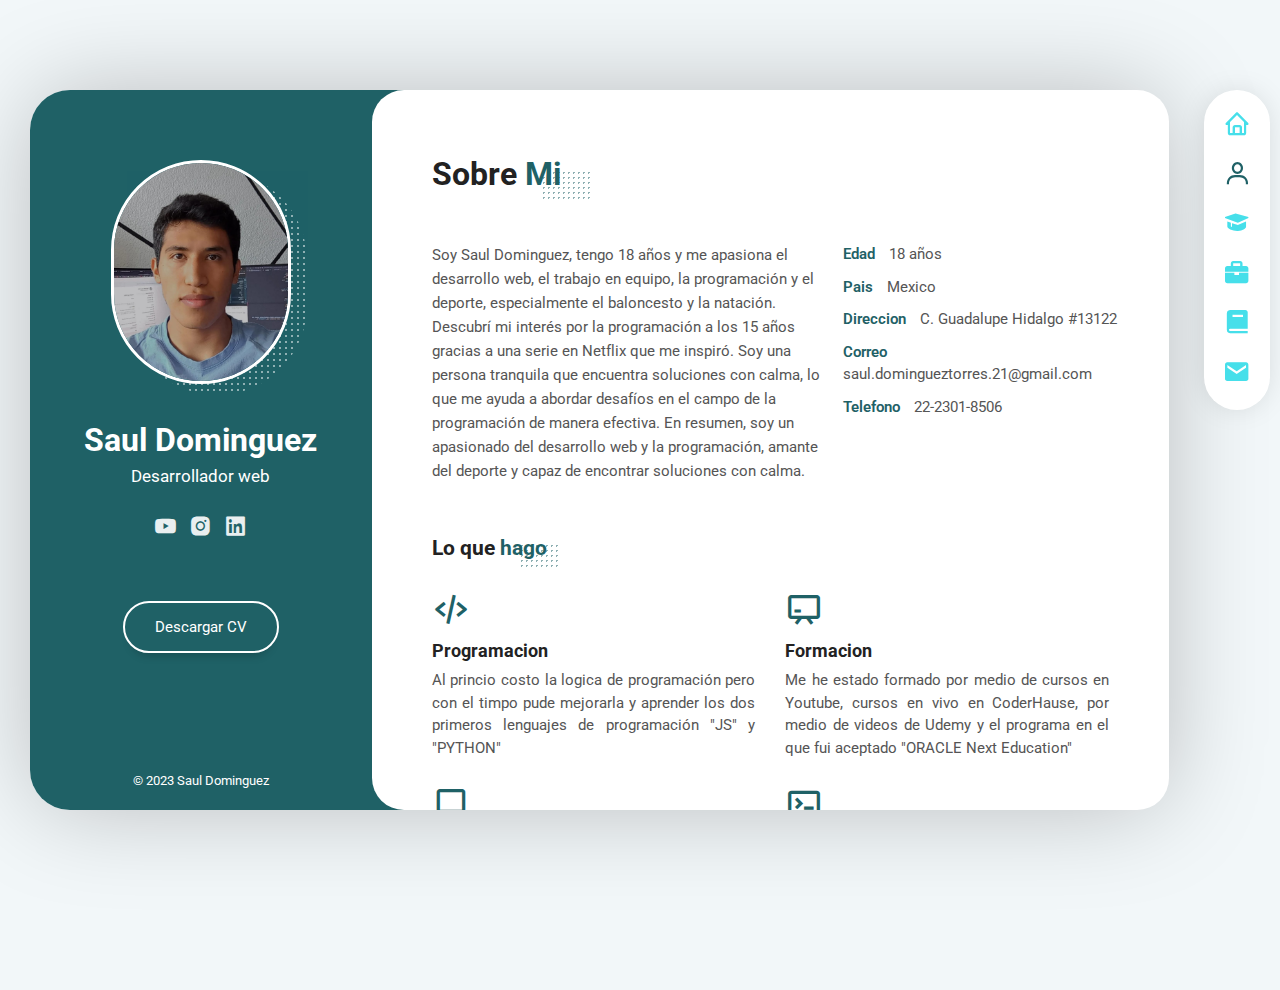
<file: Portafolio Avanzado/about.html>
<!DOCTYPE html>
<html lang="es">
<head>
    <meta charset="UTF-8">
    <meta name="viewport" content="width=device-width, initial-scale=1.0" maximun-scale="1">
    <title>Sobre mi</title>
    <link rel="stylesheet" href="assets/css/reset.css">
    <link href="https://fonts.googleapis.com/css2?family=Roboto:ital,wght@0,100;0,300;0,400;0,500;0,700;0,900;1,100;1,300;1,400;1,500;1,700;1,900&display=swap" rel="stylesheet">  
    <link rel="stylesheet" href="https://unpkg.com/boxicons@latest/css/boxicons.min.css">
    <link rel="stylesheet" href="assets/css/style.css"> 
    <link rel="stylesheet" href="assets/css/responsive.css">
    <script src="assets/js/menu.js" defer></script>
</head>
<body>

    <!-- Layout Principal -->
    <div class="layout">

        <!-- Barra lateral -->
        <aside class="layout__aside">

            <section class="aside__user-info">

                <!-- Informacion general -->
                <div class="user-info__general">
                    <div class="user-info__container-img">
                        <img src="assets/img/foto_perfil.jpg" alt="foto de perfil" class="user-info__img">
                    </div>

                    <h2 class="user-info__name">Saul Dominguez</h2>
                    <h4 class="user-info__job">Desarrollador web</h4>
                </div>

                <!-- Menu de navegacion -->
                <nav class="layout__menu">
                    <ul class="menu__list">

                        <li class="menu__option">
                            <a href="index.html" class="menu__link">
                                <i class='bx bx-home menu__icon'></i>
                                <span class="menu__overlay">Home</span>
                            </a>
                        </li>

                        <li class="menu__option">
                            <a href="about.html" class="menu__link menu__link--active">
                                <i class='bx bx-user menu__icon'></i>
                                <span class="menu__overlay">Sobre mi</span>
                            </a>
                        </li>

                        <li class="menu__option">
                            <a href="estudios.html" class="menu__link">
                                <i class='bx bxs-graduation menu__icon' ></i>
                                <span class="menu__overlay">Curriculum</span>
                            </a>
                        </li>

                        <li class="menu__option">
                            <a href="portafolio.html" class="menu__link">
                                <i class='bx bxs-briefcase menu__icon'></i>
                                <span class="menu__overlay">Portafolio</span>
                            </a>
                        </li>

                        <li class="menu__option">
                            <a href="blog.html" class="menu__link">
                                <i class='bx bxs-book menu__icon'></i>
                                <span class="menu__overlay">Blog</span>
                            </a>
                        </li>

                        <li class="menu__option">
                            <a href="contacto.html" class="menu__link">
                                <i class='bx bxs-envelope menu__icon' ></i>
                                <span class="menu__overlay">Contacto</span>
                            </a>
                        </li>

                    </ul>
                </nav>

                <!-- Links a redes sociales -->
                <div class="user-info__links">

                    <ul class="links__social">
                        
                        <li class="social__option">
                            <a href="#" class="social__link">
                                <i class='social__icon bx bxl-youtube' ></i>
                            </a>
                        </li>

                        <li class="social__option">
                            <a href="#" class="social__link">
                                <i class='social__icon bx bxl-instagram-alt' ></i>
                            </a>
                        </li>

                        <li class="social__option">
                            <a href="https://www.linkedin.com/in/saul-dominguez-desarrollo-web/" class="social__link">
                                <i class='bx bxl-linkedin-square social__icon' ></i>
                            </a>
                        </li>

                    </ul>

                </div>

                <!-- Boton de CV -->
                <div class="user-info__buttons">
                    <a href="#" class="user-info__btn">Descargar CV</a>
                </div>

                <!-- Pie de pagina  -->
                <footer class="user-info__footer">
                    &copy; 2023 Saul Dominguez
                </footer>
            </section>

        </aside>

        <div class="layout__menu-toggle">
            <i class='bx bx-menu menu-toggle__icon' ></i>
            <i class='bx bx-menu-alt-right menu-toggle__icon'></i>
        </div>

        <!-- Contenido principal -->
        <main class="layout__content">

            <section class="content__pages content__about">
                <!-- Cambia contenido cada pagina -->

                <header class="about__header">
                    <h1 class="about__title">Sobre <span class="title__color">Mi</span></h1>
                </header>

                <section class="about__personal-info">

                    <article class="personal-info__bio">
                        <p class="personal-info__description">
                            Soy Saul Dominguez, tengo 18 años y me apasiona el desarrollo web, el trabajo en equipo, la programación y el deporte, especialmente el baloncesto y la natación. Descubrí mi interés por la programación a los 15 años gracias a una serie en Netflix que me inspiró. Soy una persona tranquila que encuentra soluciones con calma, lo que me ayuda a abordar desafíos en el campo de la programación de manera efectiva. En resumen, soy un apasionado del desarrollo web y la programación, amante del deporte y capaz de encontrar soluciones con calma.
                        </p>
                    </article>

                    <div class="personal-info__data">
                        <ul class="personal-info__list">
                            <li class="personal-info__option">
                                <span class="personal-info__title">Edad</span>
                                <span class="personal-value">18 años</span>
                            </li>

                            <li class="personal-info__option">
                                <span class="personal-info__title">Pais</span>
                                <span class="personal-value">Mexico</span>
                            </li>

                            <li class="personal-info__option">
                                <span class="personal-info__title">Direccion</span>
                                <span class="personal-value">C. Guadalupe Hidalgo #13122</span>
                            </li>

                            <li class="personal-info__option">
                                <span class="personal-info__title">Correo</span>
                                <span class="personal-value">saul.domingueztorres.21@gmail.com</span>
                            </li>

                            <li class="personal-info__option">
                                <span class="personal-info__title">Telefono</span>
                                <span class="personal-value">22-2301-8506</span>
                            </li>
                        </ul>
                    </div>

                </section>

                <section class="about__services">
                    <header class="services__header">
                        <h2 class="services__title">
                            Lo que <span class="title__color">hago</span>
                        </h2>
                    </header>

                    <div class="services__container">

                        <article class="services__service">
                            <div class="service__icon">
                                <i class='service__real-icon bx bx-code-alt'></i>
                            </div>

                            <div class="service__content">
                                <h4 class="service__title">Programacion</h4>
                                <p class="service__description">
                                    Al princio costo la logica de programación pero con el timpo pude mejorarla y aprender los dos primeros lenguajes de programación
                                    "JS" y "PYTHON"
                                </p>
                            </div>
                        </article>

                        <article class="services__service">
                            <div class="service__icon">
                                <i class='service__real-icon bx bx-chalkboard'></i>
                            </div>

                            <div class="service__content">
                                <h4 class="service__title">Formacion</h4>
                                <p class="service__description">
                                    Me he estado formado por medio de cursos en Youtube, cursos en vivo en  CoderHause, por medio de videos de Udemy y el programa en el que fui aceptado "ORACLE Next Education"  
                                </p>
                            </div>
                        </article>

                        <article class="services__service">
                            <div class="service__icon">
                                <i class='service__real-icon bx bx-laptop'></i>
                            </div>

                            <div class="service__content">
                                <h4 class="service__title">Desarrollo web</h4>
                                <p class="service__description">
                                    La parte del desarrollo web es mi favorita porque el limite es tu imaginacion, he echo proyectos para maestros, familia, cursos, etc...
                                </p>
                            </div>
                        </article>

                        <article class="services__service">
                            <div class="service__icon">
                                <i class='service__real-icon bx bx-terminal' ></i>
                            </div>

                            <div class="service__content">
                                <h4 class="service__title">Administracion</h4>
                                <p class="service__description">
                                    Lorem ipsum dolor sit amet consectetur adipisicing elit. Corrupti, sint aliquam repellat temporibus amet minus? In nobis suscipit quo aliquid.
                                </p>
                            </div>
                        </article>

                    </div>

                </section>

                <section class="about__reviews">
                    <header class="reviews__header">
                        <h2 class="reviews__title">Reseñas</h2>
                    </header>

                    <div class="reviews__container">
                        <article class="reviews__review">

                            <div class="review__img-container">
                                <img src="assets/img/avatar.jpg" alt="" width="" class="review__img">
                            </div>

                            <div class="review__description">
                                <p class="review__text">
                                    Lorem ipsum dolor sit amet consectetur, adipisicing elit. Delectus reprehenderit rem corrupti dolores, sunt veniam. Quam nostrum error aspernatur.
                                </p>
                            </div>

                            <div class="review__author">
                                <div class="review__author-info">
                                    <h4 class="review__name">Ana Lopez</h4>
                                    <h5 class="review__company">Alura Latam</h5>
                                </div>

                                <div class="review__author-icon">
                                    <i class='bx bx-user-pin review__icon'></i>
                                </div>
                            </div>
                        </article>

                        <article class="reviews__review">

                            <div class="review__img-conatiner">
                                <img src="assets/img/avatar.jpg" alt="" width="" class="review__img">
                            </div>

                            <div class="review__description">
                                <p class="review__text">
                                    Lorem ipsum dolor sit amet consectetur, adipisicing elit. Delectus reprehenderit rem corrupti dolores, sunt veniam. Quam nostrum error aspernatur.
                                </p>
                            </div>

                            <div class="review__author">
                                <div class="review__author-info">
                                    <h4 class="review__name">Ruben Martines</h4>
                                    <h5 class="review__company">Fron-end Texas</h5>
                                </div>

                                <div class="review__author-icon">
                                    <i class='bx bx-user-pin review__icon'></i>
                                </div>
                            </div>
                        </article>
                    </div>
                </section>

                <section class="about__clients">

                    <header class="clients__header">
                        <h2 class="clients__title">Clientes</h2>
                    </header>

                    <div class="clients__container">

                        <article class="clientes__item">
                            <a href="#" class="clients__link">
                                <img src="assets/img/avatar.jpg" alt="" class="clients__img" width="40%">
                            </a>
                        </article>

                        <article class="clientes__item">
                            <a href="#" class="clients__link">
                                <img src="assets/img/avatar.jpg" alt="" class="clients__img" width="40%">
                            </a>
                        </article>

                        <article class="clientes__item">
                            <a href="#" class="clients__link">
                                <img src="assets/img/avatar.jpg" alt="" class="clients__img" width="40%">
                            </a>
                        </article>

                        <article class="clientes__item">
                            <a href="#" class="clients__link">
                                <img src="assets/img/avatar.jpg" alt="" class="clients__img" width="40%">
                            </a>
                        </article>

                        <article class="clientes__item">
                            <a href="#" class="clients__link">
                                <img src="assets/img/avatar.jpg" alt="" class="clients__img" width="40%">
                            </a>
                        </article>

                    </div>
                </section>

                <section class="about__prices">

                    <header class="prices__header">
                        <h2 class="prices__title">Precios</h2>
                    </header>

                    <div class="prices__container">

                        <article class="prices__box">

                            <div class="prices__subtitle">
                                <span class="prices__text">Normal</span>
                            </div>

                            <div class="prices__price">
                                <span class="prices__number">$10,000</span>
                                <small class="prices__advice">Al mes</small>
                            </div>

                            <div class="prices__buy">
                                <a href="#" class="prices__btn">
                                    Prueba Gratis
                                </a>
                            </div>

                            <div class="prices__reward">
                                Cursos de desarrollo web
                            </div>

                            <div class="prices__reward">
                                Soporte a preguntas y dudas
                            </div>

                            <div class="prices__reward">
                                Certificado finalizado
                            </div>

                        </article>

                        <article class="prices__box">

                            <div class="prices__subtitle">
                                <span class="prices__text">Avanzado</span>
                            </div>

                            <div class="prices__price">
                                <span class="prices__number">$10,000</span>
                                <small class="prices__advice">Al mes</small>
                            </div>

                            <div class="prices__buy">
                                <a href="#" class="prices__btn">
                                    Prueba Gratis
                                </a>
                            </div>

                            <div class="prices__reward">
                                Cursos de desarrollo web
                            </div>

                            <div class="prices__reward">
                                Soporte a preguntas y dudas
                            </div>

                            <div class="prices__reward">
                                Certificado finalizado
                            </div>

                        </article>

                    </div>

                </section>

                <section class="about__extra">
                    <header class="extra__header">
                        <h2 class="extra__title">Informacion <span class="title__color">Extra</span></h2>
                    </header>

                    <div class="extra__container">
                        <article class="extra__info">
                            <i class='bx bx-book-heart extra__icon' ></i>
                            <h4 class="extra__subtitle">Alumnos</h4>
                            <span class="extra__quantity">375.000</span>
                        </article>

                        <article class="extra__info">
                            <i class='bx bx-book-heart extra__icon' ></i>
                            <h4 class="extra__subtitle">Horas de contenido</h4>
                            <span class="extra__quantity">375.000</span>
                        </article>

                        <article class="extra__info">
                            <i class='bx bx-book-heart extra__icon' ></i>
                            <h4 class="extra__subtitle">Puntuacion</h4>
                            <span class="extra__quantity">375.000</span>
                        </article>
                    </div>
                </section>

            </section>

        </main>
    </div>

</body>
</html>
</file>
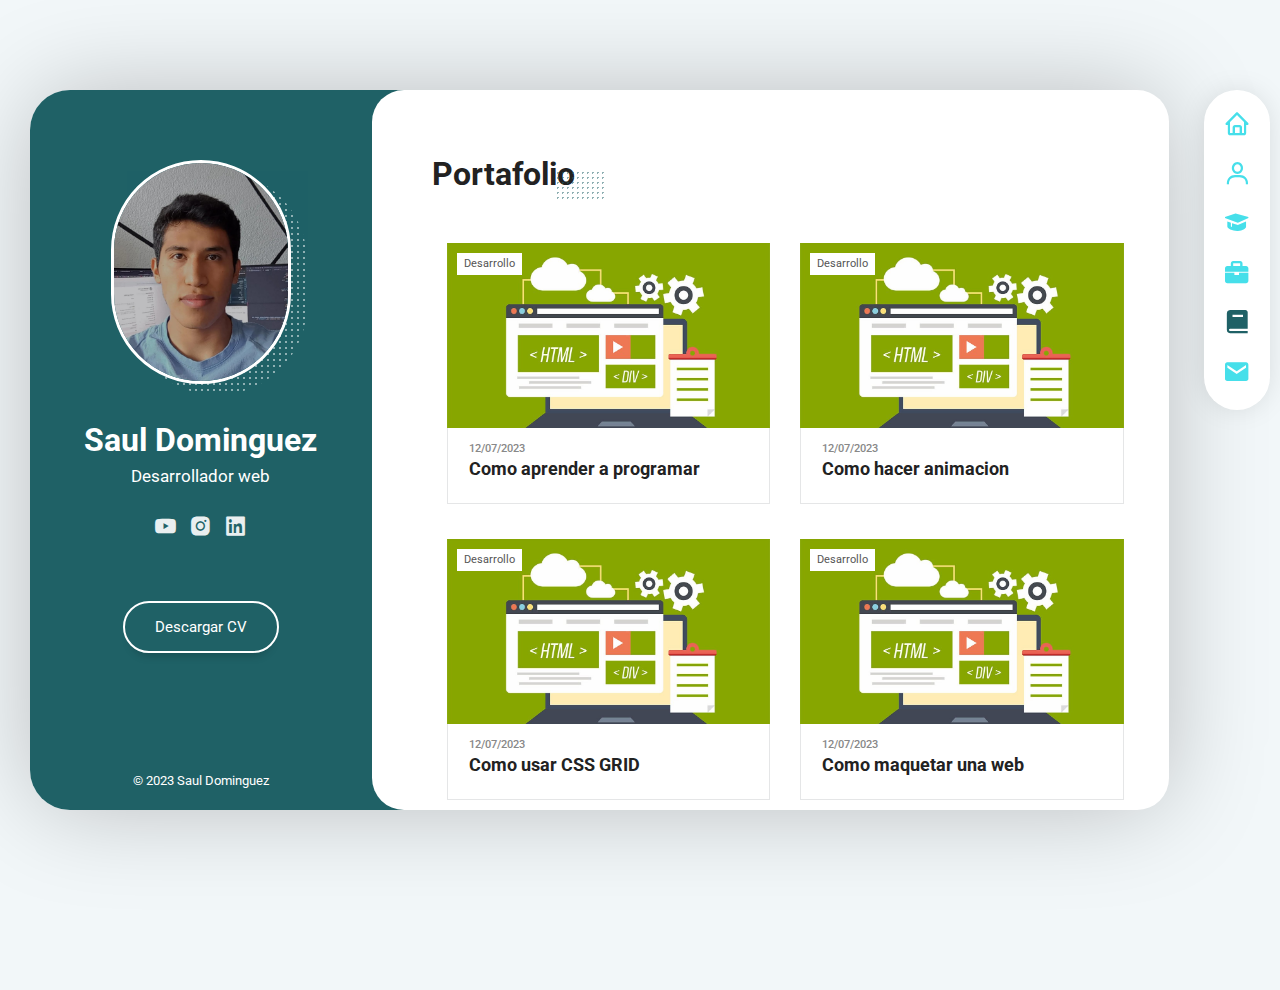
<file: Portafolio Avanzado/blog.html>
<!DOCTYPE html>
<html lang="es">
<head>
    <meta charset="UTF-8">
    <meta name="viewport" content="width=device-width, initial-scale=1.0" maximun-scale="1">
    <title>Estudios</title>
    <link rel="stylesheet" href="assets/css/reset.css">
    <link href="https://fonts.googleapis.com/css2?family=Roboto:ital,wght@0,100;0,300;0,400;0,500;0,700;0,900;1,100;1,300;1,400;1,500;1,700;1,900&display=swap" rel="stylesheet">  
    <link rel="stylesheet" href="https://unpkg.com/boxicons@latest/css/boxicons.min.css"> 
    <link rel="stylesheet" href="assets/css/style.css">
    <link rel="stylesheet" href="assets/css/responsive.css">
    <script src="assets/js/menu.js" defer></script>
</head>
<body>

    <!-- Layout Principal -->
    <div class="layout">

        <!-- Barra lateral -->
        <aside class="layout__aside">

            <section class="aside__user-info">

                <!-- Informacion general -->
                <div class="user-info__general">
                    <div class="user-info__container-img">
                        <img src="assets/img/foto_perfil.jpg" alt="foto de perfil" class="user-info__img">
                    </div>

                    <h2 class="user-info__name">Saul Dominguez</h2>
                    <h4 class="user-info__job">Desarrollador web</h4>
                </div>

                <!-- Menu de navegacion -->
                <nav class="layout__menu">
                    <ul class="menu__list">

                        <li class="menu__option">
                            <a href="index.html" class="menu__link">
                                <i class='bx bx-home menu__icon'></i>
                                <span class="menu__overlay">Home</span>
                            </a>
                        </li>

                        <li class="menu__option">
                            <a href="about.html" class="menu__link">
                                <i class='bx bx-user menu__icon'></i>
                                <span class="menu__overlay">Sobre mi</span>
                            </a>
                        </li>

                        <li class="menu__option">
                            <a href="estudios.html" class="menu__link">
                                <i class='bx bxs-graduation menu__icon' ></i>
                                <span class="menu__overlay">Curriculum</span>
                            </a>
                        </li>

                        <li class="menu__option">
                            <a href="portafolio.html" class="menu__link">
                                <i class='bx bxs-briefcase menu__icon'></i>
                                <span class="menu__overlay">Portafolio</span>
                            </a>
                        </li>

                        <li class="menu__option">
                            <a href="blog.html" class="menu__link menu__link--active">
                                <i class='bx bxs-book menu__icon'></i>
                                <span class="menu__overlay">Blog</span>
                            </a>
                        </li>

                        <li class="menu__option">
                            <a href="contacto.html" class="menu__link">
                                <i class='bx bxs-envelope menu__icon' ></i>
                                <span class="menu__overlay">Contacto</span>
                            </a>
                        </li>

                    </ul>
                </nav>

                <!-- Links a redes sociales -->
                <div class="user-info__links">

                    <ul class="links__social">
                        
                        <li class="social__option">
                            <a href="#" class="social__link">
                                <i class='social__icon bx bxl-youtube' ></i>
                            </a>
                        </li>

                        <li class="social__option">
                            <a href="#" class="social__link">
                                <i class='social__icon bx bxl-instagram-alt' ></i>
                            </a>
                        </li>

                        <li class="social__option">
                            <a href="https://www.linkedin.com/in/saul-dominguez-desarrollo-web/" class="social__link">
                                <i class='bx bxl-linkedin-square social__icon' ></i>
                            </a>
                        </li>

                    </ul>

                </div>

                <!-- Boton de CV -->
                <div class="user-info__buttons">
                    <a href="#" class="user-info__btn">Descargar CV</a>
                </div>

                <!-- Pie de pagina  -->
                <footer class="user-info__footer">
                    &copy; 2023 Saul Dominguez
                </footer>
            </section>

        </aside>

        <div class="layout__menu-toggle">
            <i class='bx bx-menu menu-toggle__icon' ></i>
            <i class='bx bx-menu-alt-right menu-toggle__icon'></i>
        </div>

        <!-- Contenido principal -->
        <main class="layout__content">

            <section class="content__pages content__blog">
                <!-- Cambia contenido cada pagina -->

                <header class="blog__header">
                    <h1 class="blog__title">Portafolio</h1>
                </header>

                <section class="blog__articles">
                    <article class="articles__article">
                        <div class="article__top">
                            <div class="article__category">Desarrollo</div>
                            <a href="#" class="article__img-link">
                                <div class="article__mask">
                                    <img src="assets/img/desarrollo_web.jpg" alt="" class="article__img">
                                </div>
                                <div class="article__logo">
                                    <i class='article__icon bx bxs-book-content'></i>
                                </div>
                            </a>
                        </div>
                        <div class="article__bottom">
                            <time datetime="2023-07-12" class="article__date">12/07/2023</time>
                            <a href="#" class="article__link">
                                <h2 class="article__title">Como aprender a programar</h2>
                            </a>
                        </div>
                    </article>

                    <article class="articles__article">
                        <div class="article__top">
                            <div class="article__category">Desarrollo</div>
                            <a href="#" class="article__img-link">
                                <div class="article__mask">
                                    <img src="assets/img/desarrollo_web.jpg" alt="" class="article__img">
                                </div>
                                <div class="article__logo">
                                    <i class='article__icon bx bxs-book-content'></i>
                                </div>
                            </a>
                        </div>
                        <div class="article__bottom">
                            <time datetime="2023-07-12" class="article__date">12/07/2023</time>
                            <a href="#" class="article__link">
                                <h2 class="article__title">Como hacer animacion</h2>
                            </a>
                        </div>
                    </article>

                    <article class="articles__article">
                        <div class="article__top">
                            <div class="article__category">Desarrollo</div>
                            <a href="#" class="article__img-link">
                                <div class="article__mask">
                                    <img src="assets/img/desarrollo_web.jpg" alt="" class="article__img">
                                </div>
                                <div class="article__logo">
                                    <i class='article__icon bx bxs-book-content'></i>
                                </div>
                            </a>
                        </div>
                        <div class="article__bottom">
                            <time datetime="2023-07-12" class="article__date">12/07/2023</time>
                            <a href="#" class="article__link">
                                <h2 class="article__title">Como usar CSS GRID</h2>
                            </a>
                        </div>
                    </article>

                    <article class="articles__article">
                        <div class="article__top">
                            <div class="article__category">Desarrollo</div>
                            <a href="#" class="article__img-link">
                                <div class="article__mask">
                                    <img src="assets/img/desarrollo_web.jpg" alt="" class="article__img">
                                </div>
                                <div class="article__logo">
                                    <i class='article__icon bx bxs-book-content'></i>
                                </div>
                            </a>
                        </div>
                        <div class="article__bottom">
                            <time datetime="2023-07-12" class="article__date">12/07/2023</time>
                            <a href="#" class="article__link">
                                <h2 class="article__title">Como maquetar una web</h2>
                            </a>
                        </div>
                    </article>
                </section>

                </section>

            </section>

        </main>
    </div>

</body>
</html>
</file>
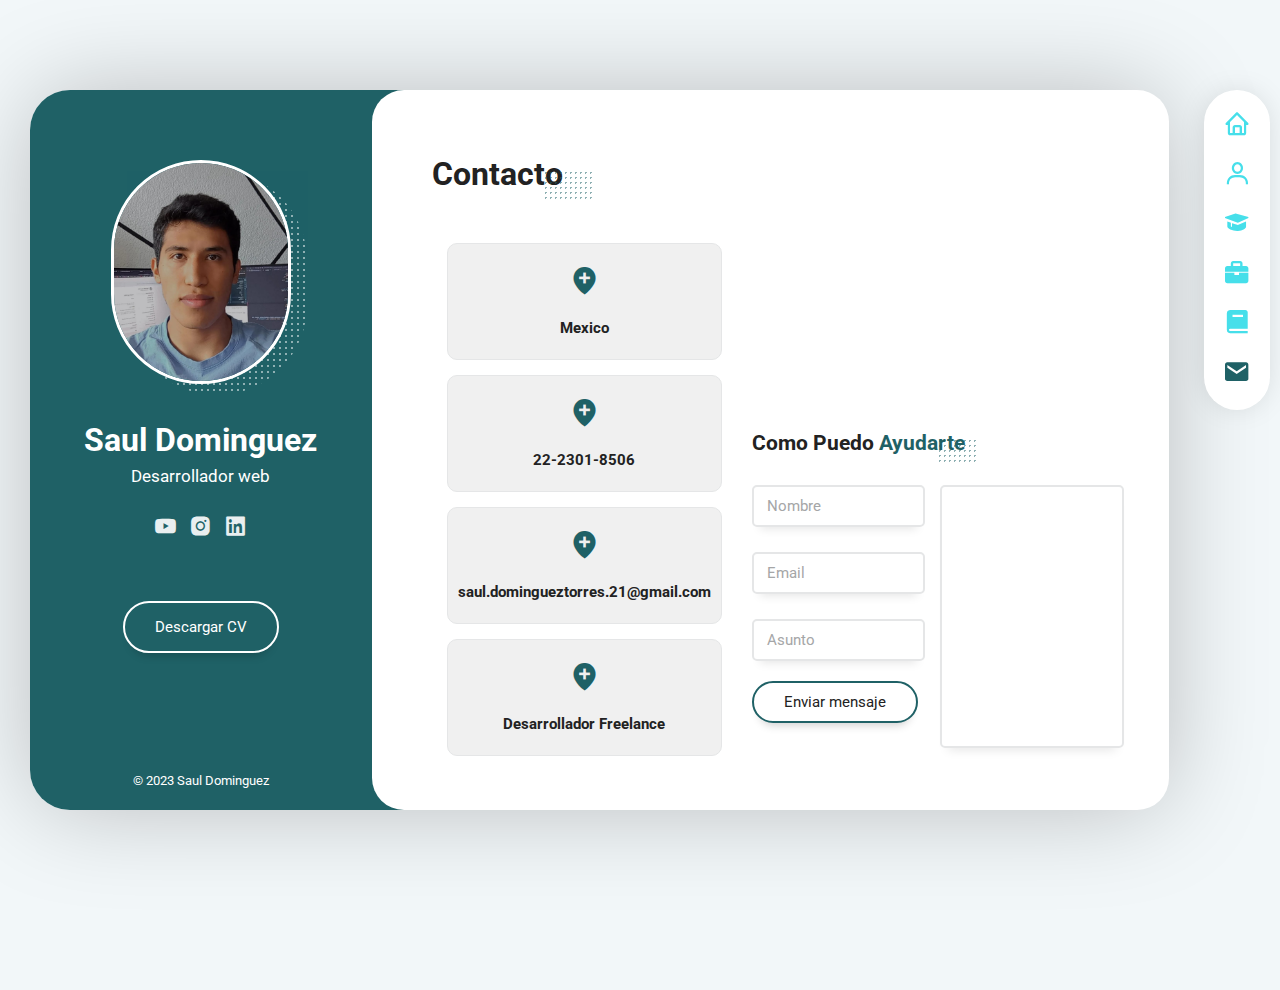
<file: Portafolio Avanzado/contacto.html>
<!DOCTYPE html>
<html lang="es">
<head>
    <meta charset="UTF-8">
    <meta name="viewport" content="width=device-width, initial-scale=1.0" maximun-scale="1">
    <title>Contacto</title>
    <link rel="stylesheet" href="assets/css/reset.css">
    <link href="https://fonts.googleapis.com/css2?family=Roboto:ital,wght@0,100;0,300;0,400;0,500;0,700;0,900;1,100;1,300;1,400;1,500;1,700;1,900&display=swap" rel="stylesheet">  
    <link rel="stylesheet" href="https://unpkg.com/boxicons@latest/css/boxicons.min.css"> 
    <link rel="stylesheet" href="assets/css/style.css">
    <link rel="stylesheet" href="assets/css/loader.css">
    <link rel="stylesheet" href="assets/css/responsive.css">
    <script src="assets/js/main.js" defer></script>
    <script src="assets/js/menu.js" defer></script>
</head>
<body>

    <!-- Layout Principal -->
    <div class="layout">

        <!-- Barra lateral -->
        <aside class="layout__aside">

            <section class="aside__user-info">

                <!-- Informacion general -->
                <div class="user-info__general">
                    <div class="user-info__container-img">
                        <img src="assets/img/foto_perfil.jpg" alt="foto de perfil" class="user-info__img">
                    </div>

                    <h2 class="user-info__name">Saul Dominguez</h2>
                    <h4 class="user-info__job">Desarrollador web</h4>
                </div>

                <!-- Menu de navegacion -->
                <nav class="layout__menu">
                    <ul class="menu__list">

                        <li class="menu__option">
                            <a href="index.html" class="menu__link">
                                <i class='bx bx-home menu__icon'></i>
                                <span class="menu__overlay">Home</span>
                            </a>
                        </li>

                        <li class="menu__option">
                            <a href="about.html" class="menu__link">
                                <i class='bx bx-user menu__icon'></i>
                                <span class="menu__overlay">Sobre mi</span>
                            </a>
                        </li>

                        <li class="menu__option">
                            <a href="estudios.html" class="menu__link">
                                <i class='bx bxs-graduation menu__icon' ></i>
                                <span class="menu__overlay">Curriculum</span>
                            </a>
                        </li>

                        <li class="menu__option">
                            <a href="portafolio.html" class="menu__link">
                                <i class='bx bxs-briefcase menu__icon'></i>
                                <span class="menu__overlay">Portafolio</span>
                            </a>
                        </li>

                        <li class="menu__option">
                            <a href="blog.html" class="menu__link">
                                <i class='bx bxs-book menu__icon'></i>
                                <span class="menu__overlay">Blog</span>
                            </a>
                        </li>

                        <li class="menu__option">
                            <a href="contacto.html" class="menu__link menu__link--active">
                                <i class='bx bxs-envelope menu__icon' ></i>
                                <span class="menu__overlay">Contacto</span>
                            </a>
                        </li>

                    </ul>
                </nav>

                <!-- Links a redes sociales -->
                <div class="user-info__links">

                    <ul class="links__social">
                        
                        <li class="social__option">
                            <a href="#" class="social__link">
                                <i class='social__icon bx bxl-youtube' ></i>
                            </a>
                        </li>

                        <li class="social__option">
                            <a href="#" class="social__link">
                                <i class='social__icon bx bxl-instagram-alt' ></i>
                            </a>
                        </li>

                        <li class="social__option">
                            <a href="https://www.linkedin.com/in/saul-dominguez-desarrollo-web/" class="social__link">
                                <i class='bx bxl-linkedin-square social__icon' ></i>
                            </a>
                        </li>

                    </ul>

                </div>

                <!-- Boton de CV -->
                <div class="user-info__buttons">
                    <a href="#" class="user-info__btn">Descargar CV</a>
                </div>

                <!-- Pie de pagina  -->
                <footer class="user-info__footer">
                    &copy; 2023 Saul Dominguez
                </footer>
            </section>

        </aside>

        <div class="layout__menu-toggle">
            <i class='bx bx-menu menu-toggle__icon' ></i>
            <i class='bx bx-menu-alt-right menu-toggle__icon'></i>
        </div>

        <!-- Contenido principal -->
        <main class="layout__content">

            <section class="content__pages content__contact">
                <!-- Cambia contenido cada pagina -->

                <header class="contact__header">
                    <h1 class="contact__title">Contacto</h1>
                </header>

                <div class="contact__container">

                    <section class="contact__info">

                        <div class="contact__data">
                            <i class='contact__icon bx bxs-location-plus'></i>
                            <h2 class="contact__subtitle">Mexico</h2>
                        </div>

                        <div class="contact__data">
                            <i class='contact__icon bx bxs-location-plus'></i>
                            <h2 class="contact__subtitle">22-2301-8506</h2>
                        </div>

                        <div class="contact__data">
                            <i class='contact__icon bx bxs-location-plus'></i>
                            <h2 class="contact__subtitle">saul.domingueztorres.21@gmail.com</h2>
                        </div>

                        <div class="contact__data">
                            <i class='contact__icon bx bxs-location-plus'></i>
                            <h2 class="contact__subtitle">Desarrollador Freelance</h2>
                        </div>

                    </section>

                    <section class="contact__form-box">

                        <div class="contact__map" id="load-iframe-map">   
                            <span class="loader"></span>
                        </div>

                            <header class="contact__form-header">
                                <h3 class="form-header__subtitle">Como Puedo <span class="subtitle__color">Ayudarte</span></h3>
                            </header>

                            <form action="" class="contact__form">
                                <div class="form__container">

                                    <section class="form__left">
                                        <div class="form__group">
                                            <input type="text" class="form__input" name="name" required placeholder="Nombre...">
                                            <label for="name" class="form__label">Nombre</label>
                                        </div>

                                        <div class="form__group">
                                            <input type="email" class="form__input" name="email" required placeholder="ejemplo@algo.com">
                                            <label for="name" class="form__label">Email</label>
                                        </div>

                                        <div class="form__group form__group--textarea">
                                            <input type="text" class="form__input" name="subject" required placeholder="Asunto...">
                                            <label for="subject" class="form__label">Asunto</label>

                                            <input type="submit" class="form__btn" value="Enviar mensaje"/>

                                        </div>
                                    </section>

                                    <section class="form__right">

                                        <textarea class="form__input form__input--textarea" name="message" required placeholder="Mensaje"></textarea>
                                        <label for="message" class="form__label">
                                        </label>
                                        
                                    </section>

                                </div>

                            </form>

                    </section>

                </div>

                </section>

            </section>

        </main>
    </div>


</body>
</html>
</file>
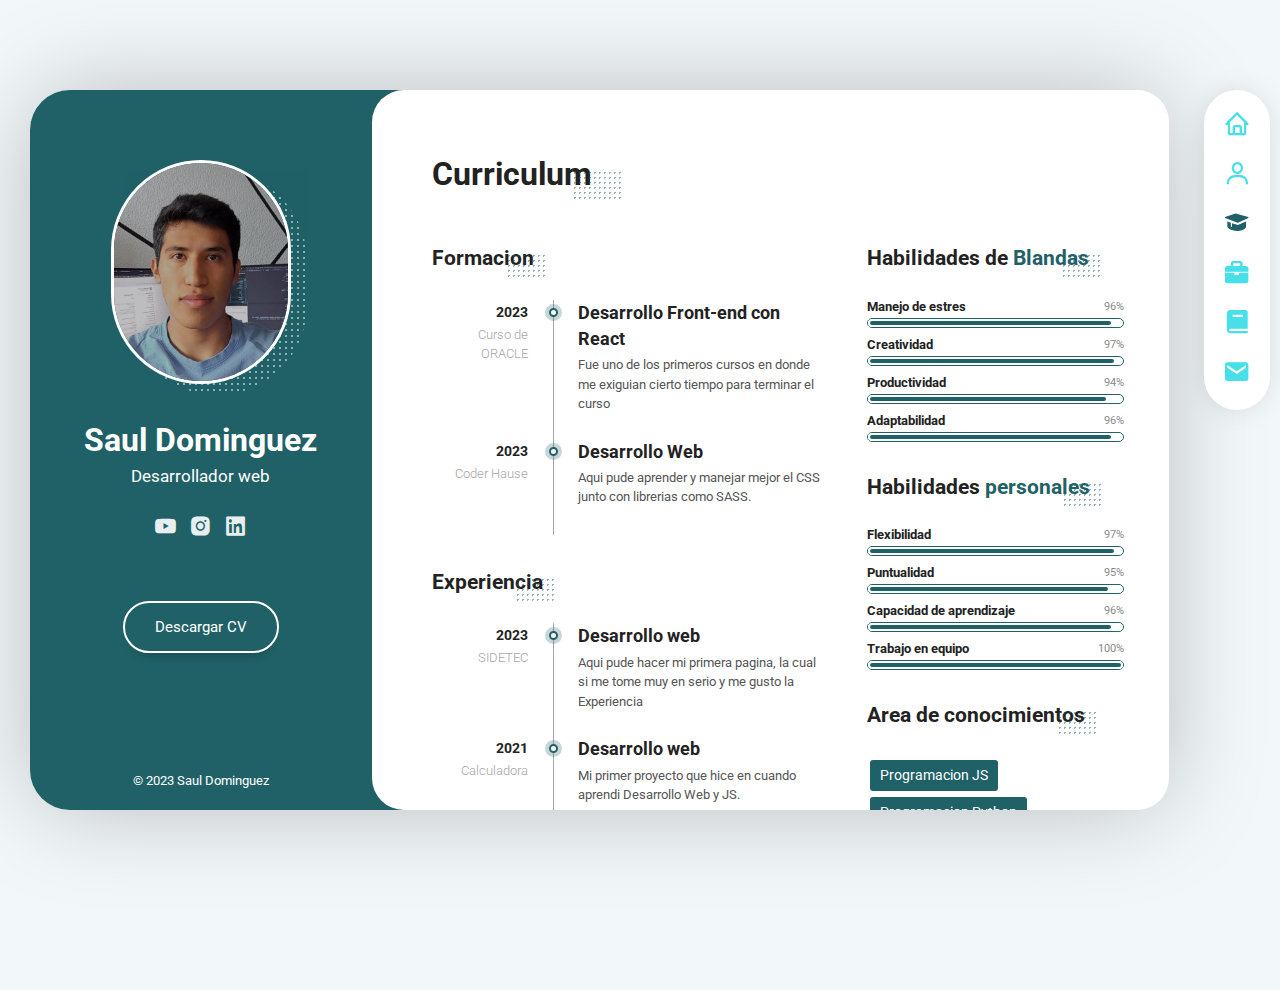
<file: Portafolio Avanzado/estudios.html>
<!DOCTYPE html>
<html lang="es">
<head>
    <meta charset="UTF-8">
    <meta name="viewport" content="width=device-width, initial-scale=1.0" maximun-scale="1">
    <title>Estudios</title>
    <link rel="stylesheet" href="assets/css/reset.css">
    <link href="https://fonts.googleapis.com/css2?family=Roboto:ital,wght@0,100;0,300;0,400;0,500;0,700;0,900;1,100;1,300;1,400;1,500;1,700;1,900&display=swap" rel="stylesheet">  
    <link rel="stylesheet" href="https://unpkg.com/boxicons@latest/css/boxicons.min.css">
    <link rel="stylesheet" href="assets/css/style.css">
    <link rel="stylesheet" href="assets/css/responsive.css">
    <script src="assets/js/menu.js" defer></script> 
</head>
<body>

    <!-- Layout Principal -->
    <div class="layout">

        <!-- Barra lateral -->
        <aside class="layout__aside">

            <section class="aside__user-info">

                <!-- Informacion general -->
                <div class="user-info__general">
                    <div class="user-info__container-img">
                        <img src="assets/img/foto_perfil.jpg" alt="foto de perfil" class="user-info__img">
                    </div>

                    <h2 class="user-info__name">Saul Dominguez</h2>
                    <h4 class="user-info__job">Desarrollador web</h4>
                </div>

                <!-- Menu de navegacion -->
                <nav class="layout__menu">
                    <ul class="menu__list">

                        <li class="menu__option">
                            <a href="index.html" class="menu__link">
                                <i class='bx bx-home menu__icon'></i>
                                <span class="menu__overlay">Home</span>
                            </a>
                        </li>

                        <li class="menu__option">
                            <a href="about.html" class="menu__link">
                                <i class='bx bx-user menu__icon'></i>
                                <span class="menu__overlay">Sobre mi</span>
                            </a>
                        </li>

                        <li class="menu__option">
                            <a href="estudios.html" class="menu__link menu__link--active">
                                <i class='bx bxs-graduation menu__icon' ></i>
                                <span class="menu__overlay">Curriculum</span>
                            </a>
                        </li>

                        <li class="menu__option">
                            <a href="portafolio.html" class="menu__link">
                                <i class='bx bxs-briefcase menu__icon'></i>
                                <span class="menu__overlay">Portafolio</span>
                            </a>
                        </li>

                        <li class="menu__option">
                            <a href="blog.html" class="menu__link">
                                <i class='bx bxs-book menu__icon'></i>
                                <span class="menu__overlay">Blog</span>
                            </a>
                        </li>

                        <li class="menu__option">
                            <a href="contacto.html" class="menu__link">
                                <i class='bx bxs-envelope menu__icon' ></i>
                                <span class="menu__overlay">Contacto</span>
                            </a>
                        </li>

                    </ul>
                </nav>

                <!-- Links a redes sociales -->
                <div class="user-info__links">

                    <ul class="links__social">
                        
                        <li class="social__option">
                            <a href="#" class="social__link">
                                <i class='social__icon bx bxl-youtube' ></i>
                            </a>
                        </li>

                        <li class="social__option">
                            <a href="#" class="social__link">
                                <i class='social__icon bx bxl-instagram-alt' ></i>
                            </a>
                        </li>

                        <li class="social__option">
                            <a href="https://www.linkedin.com/in/saul-dominguez-desarrollo-web/" class="social__link">
                                <i class='bx bxl-linkedin-square social__icon' ></i>
                            </a>
                        </li>

                    </ul>

                </div>

                <!-- Boton de CV -->
                <div class="user-info__buttons">
                    <a href="#" class="user-info__btn">Descargar CV</a>
                </div>

                <!-- Pie de pagina  -->
                <footer class="user-info__footer">
                    &copy; 2023 Saul Dominguez
                </footer>
            </section>

        </aside>

        <div class="layout__menu-toggle">
            <i class='bx bx-menu menu-toggle__icon' ></i>
            <i class='bx bx-menu-alt-right menu-toggle__icon'></i>
        </div>

        <!-- Contenido principal -->
        <main class="layout__content">

            <section class="content__pages content__resume">
                <!-- Cambia contenido cada pagina -->

                <header class="resume__header">
                    <h1 class="resume__title">Curriculum</h1>
                </header>

                <div class="resume__container">
                    
                    <section class="resume__left">
                        <header class="resume__subheader">
                            <h2 class="resume__subtitle">Formacion</h2>
                        </header>

                        <div class="resume__timelines">

                            <article class="timelines__items">

                                <header class="timeline__header">
                                    <h4 class="timeline__year">2023</h4>
                                    <span class="timeline__company">Curso de ORACLE</span>
                                </header>

                                <div class="timeline__divider"></div>

                                <div class="timeline__description">
                                    <h3 class="timeline__title">Desarrollo Front-end con React</h3>
                                    <p class="timeline__text">Fue uno de los primeros cursos en donde me exiguian cierto tiempo para terminar el curso</p>
                                </div>

                            </article>

                            <article class="timelines__items">

                                <header class="timeline__header">
                                    <h4 class="timeline__year">2023</h4>
                                    <span class="timeline__company">Coder Hause</span>
                                </header>

                                <div class="timeline__divider"></div>

                                <div class="timeline__description">
                                    <h3 class="timeline__title">Desarrollo Web</h3>
                                    <p class="timeline__text">Aqui pude aprender y manejar mejor el CSS junto con librerias como SASS.</p>
                                </div>

                            </article>

                        </div>

                        <header class="resume__subheader">
                            <h2 class="resume__subtitle">Experiencia</h2>
                        </header>

                        <div class="resume__timelines">

                            <article class="timelines__items">

                                <header class="timeline__header">
                                    <h4 class="timeline__year">2023</h4>
                                    <span class="timeline__company">SIDETEC</span>
                                </header>

                                <div class="timeline__divider"></div>

                                <div class="timeline__description">
                                    <h3 class="timeline__title">Desarrollo web</h3>
                                    <p class="timeline__text">Aqui pude hacer mi primera pagina, la cual si me tome muy en serio y me gusto la Experiencia</p>
                                </div>

                            </article>

                            <article class="timelines__items">

                                <header class="timeline__header">
                                    <h4 class="timeline__year">2021</h4>
                                    <span class="timeline__company">Calculadora</span>
                                </header>

                                <div class="timeline__divider"></div>

                                <div class="timeline__description">
                                    <h3 class="timeline__title">Desarrollo web</h3>
                                    <p class="timeline__text">Mi primer proyecto que hice en cuando aprendi Desarrollo Web y JS.</p>
                                </div>

                            </article>

                        </div>

                    </section>

                    <section class="resume__right">
                        <header class="resume__subheader">
                            <h2 class="resume__subtitle">Habilidades de <span class="subtitle__color">Blandas</span></h2>
                        </header>

                        <div class="resume__skills">

                            <article class="skills__title">
                                <h4 class="skills__text">Manejo de estres</h4>
                                <span class="skills__number">96%</span>
                            </article>

                            <div class="skills__progressbar">
                                <div class="skills__percentage skills__percentage--p1"></div>
                            </div>

                            <article class="skills__title">
                                <h4 class="skills__text">Creatividad</h4>
                                <span class="skills__number">97%</span>
                            </article>

                            <div class="skills__progressbar">
                                <div class="skills__percentage skills__percentage--p2"></div>
                            </div>

                            <article class="skills__title">
                                <h4 class="skills__text">Productividad</h4>
                                <span class="skills__number">94%</span>
                            </article>

                            <div class="skills__progressbar">
                                <div class="skills__percentage skills__percentage--p3"></div>
                            </div>

                            <article class="skills__title">
                                <h4 class="skills__text">Adaptabilidad</h4>
                                <span class="skills__number">96%</span>
                            </article>

                            <div class="skills__progressbar">
                                <div class="skills__percentage skills__percentage--p4"></div>
                            </div>

                        </div>

                        <header class="resume__subheader">
                            <h2 class="resume__subtitle">Habilidades <span class="subtitle__color">personales</span></h2>
                        </header>

                        <div class="resume__skills">

                            <article class="skills__title">
                                <h4 class="skills__text">Flexibilidad</h4>
                                <span class="skills__number">97%</span>
                            </article>

                            <div class="skills__progressbar">
                                <div class="skills__percentage skills__percentage--p5"></div>
                            </div>

                            <article class="skills__title">
                                <h4 class="skills__text">Puntualidad</h4>
                                <span class="skills__number">95%</span>
                            </article>

                            <div class="skills__progressbar">
                                <div class="skills__percentage skills__percentage--p6"></div>
                            </div>

                            <article class="skills__title">
                                <h4 class="skills__text">Capacidad de aprendizaje</h4>
                                <span class="skills__number">96%</span>
                            </article>

                            <div class="skills__progressbar">
                                <div class="skills__percentage skills__percentage--p7"></div>
                            </div>

                            <article class="skills__title">
                                <h4 class="skills__text">Trabajo en equipo</h4>
                                <span class="skills__number">100%</span>
                            </article>

                            <div class="skills__progressbar">
                                <div class="skills__percentage skills__percentage--p8"></div>
                            </div>

                        </div>

                        <header class="resume__subheader">
                            <h2 class="resume__subtitle">Area de conocimientos</h2>
                        </header>

                        <div class="resume__knowledges">
                            <ul class="knowledges__list">
                                <li class="knowledges__option">Programacion JS</li>
                                <li class="knowledges__option">Programacion Python</li>
                                <li class="knowledges__option">Comunicacion</li>
                                <li class="knowledges__option">Desarrollo Web</li>
                                <li class="knowledges__option">Programacion React JS</li>
                            </ul>
                        </div>

                    </section>

                </div>

                <section class="resume__certificates">
                    <header class="resume__subheader">
                        <h2 class="resume__subtitle">Certificados</h2>
                    </header>

                    <section class="certificates__container">
                        <article class="certificate__item">
                            <div class="certificate__logo">
                                <img src="assets/img/Certificados/HTML & CSS_frente.png" alt="" class="certificate__img">
                            </div>

                            <div class="certificate__content">
                                <h4 class="certificate__title">HTML & CSS</h4>
                                <span class="certificate__name">ORACLE</span>
                                <span class="certificate__date">01 de Julio de 2023</span>
                            </div>

                        </article>

                        <article class="certificate__item">
                            <div class="certificate__logo">
                                <img src="assets/img/Certificados/HTML & CSS_atras.png" alt="" class="certificate__img">
                            </div>

                            <div class="certificate__content">
                                <h4 class="certificate__title">HTML & CSS</h4>
                                <span class="certificate__name">ORACLE</span>
                                <span class="certificate__date">01 de Julio de 2023</span>
                                <span class="certificate__info">65 hrs y 361 actividades</span>
                            </div>

                        </article>

                        <article class="certificate__item">
                            <div class="certificate__logo">
                                <img src="assets/img/Certificados/Principiante_en_Programacion_frente.png" alt="" class="certificate__img">
                            </div>

                            <div class="certificate__content">
                                <h4 class="certificate__title">Principiante en Programación</h4>
                                <span class="certificate__name">ORACLE</span>
                                <span class="certificate__date">14 de Abril de 2023</span>
                            </div>

                        </article>

                        <article class="certificate__item">
                            <div class="certificate__logo">
                                <img src="assets/img/Certificados/Principiante_en_Programacion_atras.png" alt="" class="certificate__img">
                            </div>

                            <div class="certificate__content">
                                <h4 class="certificate__title">Principiante en Programación</h4>
                                <span class="certificate__name">ORACLE</span>
                                <span class="certificate__date">14 de Abril de 2023</span>
                                <span class="certificate__info">75 hrs y 421 actividades</span>
                            </div>

                        </article>

                        <article class="certificate__item">
                            <div class="certificate__logo">
                                <img src="assets/img/Certificados/Desarrollo_Personal_frente.png" alt="" class="certificate__img">
                            </div>

                            <div class="certificate__content">
                                <h4 class="certificate__title">Desarrollo Personal</h4>
                                <span class="certificate__name">ORACLE</span>
                                <span class="certificate__date">03 de Abril de 2023</span>
                            </div>

                        </article>

                        <article class="certificate__item">
                            <div class="certificate__logo">
                                <img src="assets/img/Certificados/Desarrollo_Personal_atras.png" alt="" class="certificate__img">
                            </div>

                            <div class="certificate__content">
                                <h4 class="certificate__title">Desarrollo Personal</h4>
                                <span class="certificate__name">ORACLE</span>
                                <span class="certificate__date">03 de Abril de 2023</span>
                                <span class="certificate__info">35 hrs y 171 actividades</span>
                            </div>

                        </article>

                    </section>
                </section>

            </section>

        </main>
    </div>

</body>
</html>
</file>
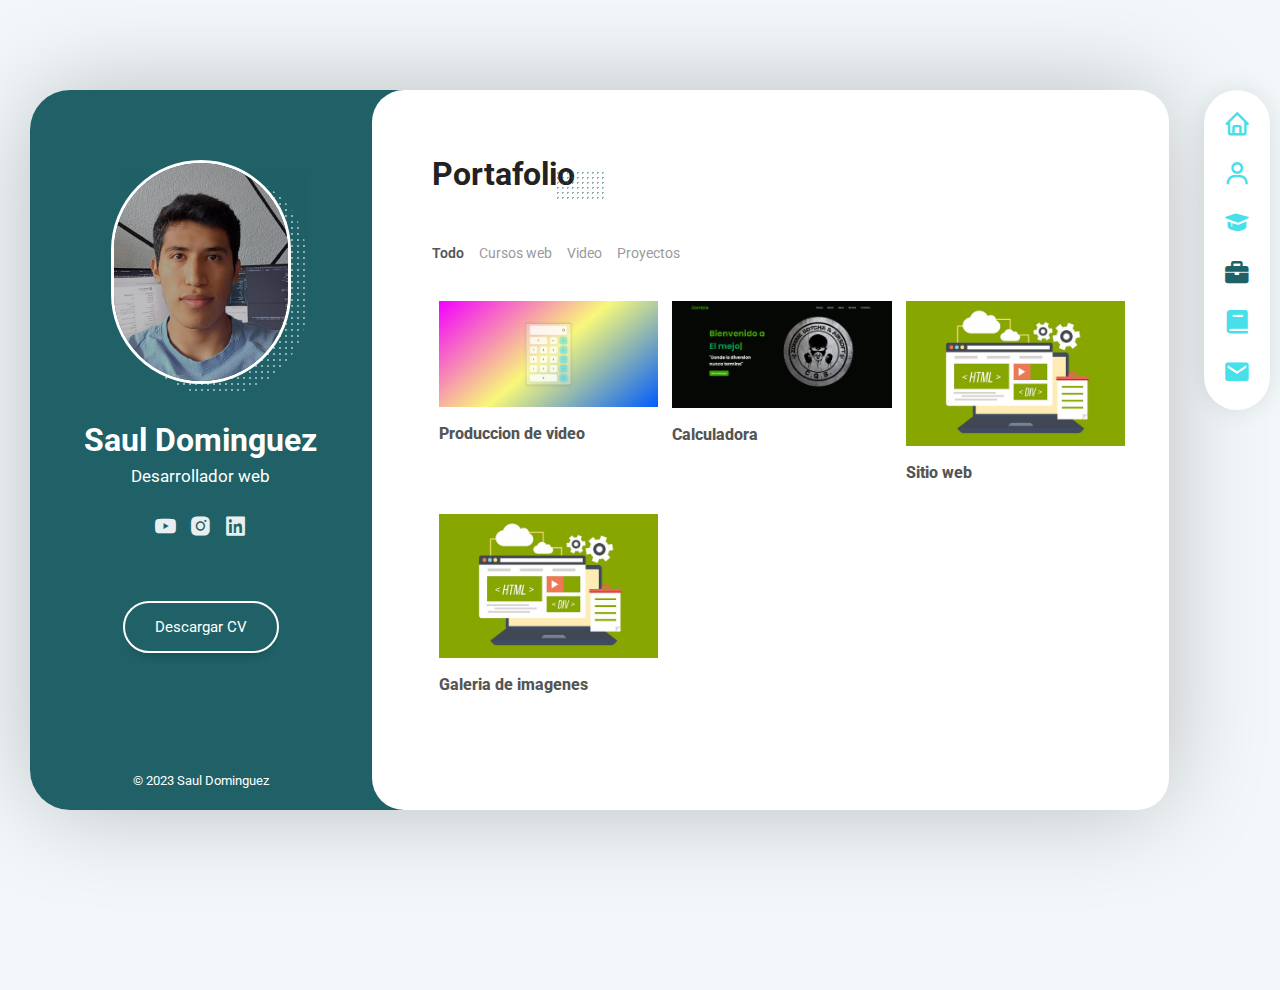
<file: Portafolio Avanzado/portafolio.html>
<!DOCTYPE html>
<html lang="es">
<head>
    <meta charset="UTF-8">
    <meta name="viewport" content="width=device-width, initial-scale=1.0" maximun-scale="1">
    <title>Estudios</title>
    <link rel="stylesheet" href="assets/css/reset.css">
    <link href="https://fonts.googleapis.com/css2?family=Roboto:ital,wght@0,100;0,300;0,400;0,500;0,700;0,900;1,100;1,300;1,400;1,500;1,700;1,900&display=swap" rel="stylesheet">  
    <link rel="stylesheet" href="https://unpkg.com/boxicons@latest/css/boxicons.min.css"> 
    <link rel="stylesheet" href="assets/css/style.css">
    <link rel="stylesheet" href="assets/css/responsive.css">
    <script src="assets/js/menu.js" defer></script>
</head>
<body>

    <!-- Layout Principal -->
    <div class="layout">

        <!-- Barra lateral -->
        <aside class="layout__aside">

            <section class="aside__user-info">

                <!-- Informacion general -->
                <div class="user-info__general">
                    <div class="user-info__container-img">
                        <img src="assets/img/foto_perfil.jpg" alt="foto de perfil" class="user-info__img">
                    </div>

                    <h2 class="user-info__name">Saul Dominguez</h2>
                    <h4 class="user-info__job">Desarrollador web</h4>
                </div>

                <!-- Menu de navegacion -->
                <nav class="layout__menu">
                    <ul class="menu__list">

                        <li class="menu__option">
                            <a href="index.html" class="menu__link">
                                <i class='bx bx-home menu__icon'></i>
                                <span class="menu__overlay">Home</span>
                            </a>
                        </li>

                        <li class="menu__option">
                            <a href="about.html" class="menu__link">
                                <i class='bx bx-user menu__icon'></i>
                                <span class="menu__overlay">Sobre mi</span>
                            </a>
                        </li>

                        <li class="menu__option">
                            <a href="estudios.html" class="menu__link">
                                <i class='bx bxs-graduation menu__icon' ></i>
                                <span class="menu__overlay">Curriculum</span>
                            </a>
                        </li>

                        <li class="menu__option">
                            <a href="portafolio.html" class="menu__link menu__link--active">
                                <i class='bx bxs-briefcase menu__icon'></i>
                                <span class="menu__overlay">Portafolio</span>
                            </a>
                        </li>

                        <li class="menu__option">
                            <a href="blog.html" class="menu__link">
                                <i class='bx bxs-book menu__icon'></i>
                                <span class="menu__overlay">Blog</span>
                            </a>
                        </li>

                        <li class="menu__option">
                            <a href="contacto.html" class="menu__link">
                                <i class='bx bxs-envelope menu__icon' ></i>
                                <span class="menu__overlay">Contacto</span>
                            </a>
                        </li>

                    </ul>
                </nav>

                <!-- Links a redes sociales -->
                <div class="user-info__links">

                    <ul class="links__social">
                        
                        <li class="social__option">
                            <a href="#" class="social__link">
                                <i class='social__icon bx bxl-youtube' ></i>
                            </a>
                        </li>

                        <li class="social__option">
                            <a href="#" class="social__link">
                                <i class='social__icon bx bxl-instagram-alt' ></i>
                            </a>
                        </li>

                        <li class="social__option">
                            <a href="https://www.linkedin.com/in/saul-dominguez-desarrollo-web/" class="social__link">
                                <i class='bx bxl-linkedin-square social__icon' ></i>
                            </a>
                        </li>

                    </ul>

                </div>

                <!-- Boton de CV -->
                <div class="user-info__buttons">
                    <a href="#" class="user-info__btn">Descargar CV</a>
                </div>

                <!-- Pie de pagina  -->
                <footer class="user-info__footer">
                    &copy; 2023 Saul Dominguez
                </footer>
            </section>

        </aside>

        <div class="layout__menu-toggle">
            <i class='bx bx-menu menu-toggle__icon' ></i>
            <i class='bx bx-menu-alt-right menu-toggle__icon'></i>
        </div>

        <!-- Contenido principal -->
        <main class="layout__content">

            <section class="content__pages content__portfolio">
                <!-- Cambia contenido cada pagina -->

                <header class="portfolio__header">
                    <h1 class="portfolio__title">Portafolio</h1>
                </header>

                <nav class="portfolio__navbar">
                    <ul class="portfolio__menu">
                        <li class="portfolio__option portfolio__option--active">
                            <a href="#" class="portfolio__link">Todo</a>
                        </li>

                        <li class="portfolio__option">
                            <a href="#" class="portfolio__link">Cursos web</a>
                        </li>

                        <li class="portfolio__option">
                            <a href="#" class="portfolio__link">Video</a>
                        </li>

                        <li class="portfolio__option">
                            <a href="#" class="portfolio__link">Proyectos</a>
                        </li>
                    </ul>
                </nav>

                <section class="portfolio__gallery">

                    <figure class="gallery__item">
                        <div class="gallery__continer-img">
                            <a href="" class="gallery__link">
                                <img src="assets/img/Proyectos/Calculadora.png" alt="" class="gallery__img">
                            </a>
                        </div>

                        <figcaption class="gallery__title">Produccion de video</figcaption>
                        <i class='gallery__icon bx bx-video-recording'></i>
                        <span class="gallery__category">Videos</span>
                    </figure>

                    <figure class="gallery__item">
                        <div class="gallery__continer-img">
                            <a href="https://github.com/Saul-MX/GOTCHA" class="gallery__link">
                                <img src="assets/img/Proyectos/Gotcha_Zombie.png" alt="" class="gallery__img">
                            </a>
                        </div>

                        <figcaption class="gallery__title">Calculadora</figcaption>
                        <i class='gallery__icon bx bx-video-recording'></i>
                        <span class="gallery__category">Videos</span>
                    </figure>

                    <figure class="gallery__item">
                        <div class="gallery__continer-img">
                            <a href="" class="gallery__link">
                                <img src="assets/img/desarrollo_web.jpg" alt="" class="gallery__img">
                            </a>
                        </div>

                        <figcaption class="gallery__title">Sitio web</figcaption>
                        <i class='gallery__icon bx bx-video-recording'></i>
                        <span class="gallery__category">Videos</span>
                    </figure>

                    <figure class="gallery__item">
                        <div class="gallery__continer-img">
                            <a href="" class="gallery__link">
                                <img src="assets/img/desarrollo_web.jpg" alt="" class="gallery__img">
                            </a>
                        </div>

                        <figcaption class="gallery__title">Galeria de imagenes</figcaption>
                        <i class='gallery__icon bx bx-video-recording'></i>
                        <span class="gallery__category">Videos</span>
                    </figure>


                </section>

                </section>

            </section>

        </main>
    </div>

</body>
</html>
</file>
<file: Portafolio Avanzado/assets/css/style.css>
/*DERFINICION VARIABLES*/
:root{
    --color-principal: #fff;
    --color-secondary: #1f666c;

    --color-background: #f2f7f9;
    --color-transparent: transparent;

    --color-icon: #46DFEA;
    --color-title: #222;
    --color-subtitles: #888;
    --color-text: #555;

    --color-border-reviews: #e5e6e7;
    --color-company: #a5a6a7;
}

/*ESTILOS GENERALES*/
html{
    font-size: 10px;
}

body{
    width: 100%;
    height: 100%;
    font-family: 'Roboto', Helvetica, sans-serif;
    font-size: 1.5rem;
    background-color: var(--color-background);
    color: var(--color-text);
    overflow: hidden;
}

h1, h2, h3, h4, h5, h6{
    color: var(--color-title);
}

/*IMAGEN DE FONDO*/
body{
    /*background-image: url();*/
    background-size: cover;
    background-repeat: no-repeat;
    /*background-position: ;*/
}


/*ESTRUCTURA PRINCIPAL*/
.layout{
    position: relative;
    min-width: 1290px;
    width: 75%;
    height: 80vh;
    min-height: 80vh;
    margin: 10vh auto;

    display: grid;
    grid-template-areas: 
        "aside content";
    grid-template-columns: 30% 70%;

    /*SOMBRA DEL LAYOUT*/
    border-radius: 4rem;
    box-shadow: 0 0 100px -5px rgba(0, 0, 0, .25);
}


/*Barrera lateral azul*/
.layout__aside{
    grid-area: aside;

    border-radius: 4rem 0 0 4rem;
    overflow: auto;
    overflow-x: hidden;
}

.aside__user-info{
    display: flex;
    flex-direction: column;
    align-items: center;
    text-align: center;

    min-height: 100%;
    min-width: 30rem;

    background-color: var(--color-secondary);
    color: var(--color-principal);
}

.user-info__container-img{
    position: relative;
    display: inline-block;
    width: 18rem;
    margin-top: 7rem;
    z-index: 1;
}

.user-info__img{
    width: 100%;
    background-color: var(--color-principal);
    border: 3px solid var(--color-principal);
    border-radius: 20rem;
}

.user-info__container-img::after {
    content: '';
    position: absolute;
    top: 5%;
    left: 9%;
    z-index: -1;
    width: 100%;
    height: 100%;
    background-image: -webkit-repeating-radial-gradient(center center, #fff, #fff 1px, transparent 0, transparent 100%);
    background-size: .6rem .6rem;
    opacity: 0.5;
    border-radius: 20rem;
}

.user-info__name{
    margin-top: 2.6rem;
    font-size: 3.2rem;
    font-weight: bold;
    color: var(--color-principal);
}

.user-info__job{
    font-size: 1.7rem;
    font-weight: 400;
    color: var(--color-principal);
}

.user-info__links{
    margin-bottom: 3.6rem;
}

.links__social{
    margin-top: 2rem;
    text-align: center;

    display: flex;
    flex-direction: row;
}

.social__option{
    height: 3.5rem;
    width: 3.5rem;
    font-size: 2.5rem;
    line-height: 3.8rem;
    opacity: 0.9;
    border-radius: 3rem;
    transition: all 300ms ease-in-out;
}

.social__option:hover{
    opacity: 1;
    background-color: rgba(255, 255, 255, 0.2);
}

.user-info__buttons{
    margin-top: 2rem;
    margin-bottom: 4rem;
}

.user-info__btn{
    padding: 1.3rem 3rem;
    /**/
    /**/
    border: 2px solid var(--color-principal);
    border-radius: 3.2rem;
    color: var(--color-principal);
    box-shadow: 0 10px 10px -8px rgba(0, 0, 0, 0.22);
    transition: all 300ms ease-in-out;
}

.user-info__btn:hover{
    background-color: var(--color-principal);
    box-shadow: 0 15px 15px 4px rgba(24, 249,255, .4);
    color: var(--color-secondary);
    transform: translateY(-5px);
}

.user-info__btn:active{
    transform: translateY(-1px);
}

.user-info__footer{
    position: absolute;
    bottom: 2rem;
    font-size: 1.3rem;
}


/*Contenedor principal*/
.layout__content{
    grid-area: content;
    height: 100%;
    min-height: 100%;

    background-color: var(--color-secondary);
    border-radius: 0 10rem 10rem 0;
}

.content__pages {
    min-height: 100%;
    background-color: var(--color-principal);
    border-radius: 3.2rem;

    display: flex;
    flex-direction: column;
    align-items: center;
    justify-content: center;
}

.page__name{
    font-size: 6rem;
    margin-bottom: 1rem;
}

.page__job{
    font-size: 2.1rem;
    font-weight: 400;
    color: var(--color-subtitles);
}

.nombre{ /*         ///////////////////////////////////                     */
    font-weight: 700;
    color: var(--color-secondary);
    font-style: normal;
}

.material__basic{
    margin: 5rem auto;
    width: 50%;
}

.material__extra{
    width: 100%;
    display: flex;
    text-align: center;
    line-height: 1;
}

.material__extra-container{
    width: 33%;
}

.material__img--active{
    text-align: center;
    align-items: center;
    padding-top: 2.8rem;
}

/*Menu*/
.layout__menu{
    display: block;
    position: absolute;
    top: 0;
    right: -12rem;
    min-width: 11rem;
    background-color: var(--color-transparent);
}

.menu__list{
    position: relative;

    display: flex;
    flex-direction: column;
    justify-content: space-between;
    align-items: center;

    width: 60%;
    min-height: 32rem;
    padding: 2rem 0;
    margin-left: 2.5rem;
    background-color: var(--color-principal);
    box-shadow: 0 0 3rem -0.5rem rgba(0, 0, 0, .15);
    border-radius: 6rem;
}

.menu__option{
    display: block;
    width: 100%;
    text-align: center;
}

.menu__icon{
    color: var(--color-icon);
    font-size: 2.8rem;
    transition: all 300ms ease-in-out;
}

.menu__option:hover .menu__icon,
.menu__link--active .menu__icon{
    color: var(--color-secondary);
}

.menu__overlay{
    position: absolute;
    right: 0;
    margin-top: -3.2rem;
    display: block;
    opacity: 0;
    padding: 0.5rem 1rem;
    color: var(--color-principal);
    background-color: var(--color-secondary);
    white-space: nowrap;
    transition: all 300ms ease-in-out;
}

.menu__option:hover .menu__overlay{
    opacity: 1;
    right: 100%;
    border-radius: 2rem;
}

/*About y otras paginas*/
.content__about,
.content__resume,
.content__portfolio,
.content__blog,
.content__contact{
    display: block;
    height: 100%;
    min-height: 100%;
    padding: 6rem;
    padding-right: 3rem;
    overflow: auto; 
}

.about__header,
.resume__header,
.portfolio__header,
.blog__header,
.contact__header{
    display: inline-block;
    margin-bottom: 4.5rem;
}

.about__title,
.resume__title,
.portfolio__title,
.blog__title,
.contact__title{
    font-size: 3.2rem;
    position: relative;
}

.about__title::after,
.resume__title::after,
.portfolio__title::after,
.blog__title::after,
.contact__title::after{
    content: "";
    position: absolute;
    top: 2rem;
    right: -3rem;
    width: 5rem;
    height: 3rem;
    background-image: -webkit-repeating-radial-gradient(center center, var(--color-secondary), var(--color-secondary) 1px, transparent 0, transparent 100%);
    background-size: 5px 5px;
    opacity: 0.5;
}

.title__color,
.subtitle__color{
    color: var(--color-secondary);
}

/* Informacion perosnal */
.about__personal-info{
    display: flex;
    flex-direction: row;
    width: 100%;
    margin-bottom: 5rem;
}

.personal-info__bio{
    flex-basis: 56%;
}

.personal-info__description{
    font-size: 1.5rem;
    line-height: 2.4rem;
}

.personal-info__data{
    flex-basis: 44%;
    padding: 0 1.5rem;
}

.personal-info__option{
    margin-bottom: 1rem;
}

.personal-info__title{
    color: var(--color-secondary);
    font-weight: 600;
    margin-right: 1rem;
}

/*Estilos compartidos about*/
.about__services,
.about__reviews,
.about__clients,
.about__prices,
.about__extra{
    width: 100%;
    margin-bottom: 3rem;
}

.services__header,
.reviews__header,
.clients__header,
.prices__header,
.extra__header,
.resume__subheader,
.contact__form-header{
    display: inline-block;
    padding-right: 1.2rem;
    margin-bottom: 2.5rem;
    position: relative;
}

.services__title,
.reviews__title,
.clients__title,
.prices__title,
.extra__title,
.resume__subtitle,
.form-header__subtitle{
    font-size: 2.1rem;
}

.services__title::after,
.reviews__title::after,
.clients__title::after,
.prices__title::after,
.extra__title::after,
.resume__subtitle::after,
.form-header__subtitle::after{
    content: "";
    position: absolute;
    top: 1rem;
    right: 0;
    width: 4rem;
    height: 2.5rem;
    background-image: -webkit-repeating-radial-gradient(center center, var(--color-secondary), var(--color-secondary) 1px, transparent 0, transparent 100%);
    background-size: 5px 5px;
    opacity: 0.5;
}

.services__container{
    width: 100%;
    display: flex;
    flex-direction: row;
    flex-wrap: wrap;
}

.services__service{
    width: calc(50% - 3rem);
    margin-right: 3rem;
    margin-bottom: 2.5rem;
}

.service__real-icon{
    color: var(--color-secondary);
    font-size: 3.8rem;
}

.service__title{
    font-size: 1.8rem;
    margin: 0.5rem 0;
}

.service__description{
    font-size: 1.5rem;
    text-align: justify;
}

/*Reviews*/
.reviews__container{
    width: 100%;
    display: flex;
    flex-direction: row;
    flex-wrap: wrap;
}

.reviews__review{
    flex-basis: calc(50% - 2.5rem);

    border: 2px solid var(--color-border-reviews);
    border-radius: 2rem;
    padding-top: 0;
    padding-right: 2.5rem;
    padding-left: 2.5rem;
    padding-bottom: 1.5rem;
    margin-right: 2.5rem;
    margin-top: 4.5rem;
    margin-bottom: 1rem;
}

.review__img-container{
    width: 100%;
}

.review__img{
    max-width: 9rem;
    max-height: 9rem;
    margin: 0 auto;
    margin-top: -4.5rem;
    margin-bottom: 2.5rem;
    border-radius: 9rem;
    box-shadow: 0 1rem 1rem -5px rgba(0, 0, 0, .22);
}

.review__description{
    margin-bottom: 1rem;
}

.review__text{
    font-size: 1.5rem;
    line-height: 2.4rem;
}

.review__author{
    margin-top: 2rem;
    display: flex;
    flex-direction: row;
    justify-content: space-between;
}

.review__name{
    margin-bottom: .5rem;
    font-size: 1.5rem;
}

.review__company{
    color: var(--color-company);
    font-weight: 400;
    font-size: 1.3rem;
}

.review__icon{
    font-size: 4rem;
    opacity: 0.5rem;
    color: var(--color-secondary);
}

/*Clientes*/
.about__clients{
    width: 100%;
    margin-bottom: 2rem;
}

.clients__header{
    margin-bottom: 3rem;
}

.clients__container{
    display: flex;
    flex-direction: row;
    justify-content: space-between;
}

.clients__link{
    width: 100%;
    display: block;
    opacity: 0.7;
    transition: all 300ms ease-in-out;
}

.clients__link:hover{
    opacity: 1;
}

.clients__img{
    width: 14rem;
    padding: 1.5rem;
    margin-bottom: 1.5rem;
}

/*Precios*/
.prices__container{
    margin-bottom: 5rem;

    display: flex;
    flex-direction: row;
}

.prices__box{
    flex-basis: 50%;
    height: 100%;
    margin-right: 3rem;
    padding: 3rem;
    border: 2px solid var(--color-border-reviews);
    border-radius: 1.5rem;
    text-align: center;
    transition: all 300ms ease-in-out;
}

.prices__box:last-child{
    margin-right: 0rem;
}

.prices__box:hover,
.extra__info:hover{
    box-shadow: 0 18px 24px -5px rgba(0, 0, 0, .15);
    transform: translateY(-1rem);
}

.prices__subtitle{
    margin-bottom: 3rem;
}

.prices__text{
    position: relative;
    display: inline-block;
}

.prices__box:hover .prices__text::after{
    content: "";
    position: absolute;
    left: 0;
    right: 0;
    bottom: -0.3rem;
    height: 2px;
    background-color: var(--color-secondary);
}

.prices__price{
    padding-bottom: 1rem;
}

.prices__number{
    display: block;
    font-size: 4.2rem;
    line-height: 1;
    color: var(--color-title);
}

.prices__advice{
    display: block;
    color: var(--color-subtitles);
}

.prices__buy{
    padding-top: 2.5rem;
    padding-bottom: 3rem;
}

.prices__btn{
    display: inline-block;
    padding: 1.2rem 3.1rem;
    border: 2px solid var(--color-border-reviews);
    box-shadow:  0 10px 10px -8px var(--color-border-reviews);
    border-radius: 3rem;
    transition: all 300ms ease-in-out;
}

.prices__btn:hover{
    border: 2px solid var(--color-secondary);
    background-color: var(--color-secondary);
    color: var(--color-principal);
}

.prices__reward{
    padding: .6rem 0;
    font-size: 1.4rem;
}

/*Informacion extra*/
.extra__container{
    width: 100%;
    margin-bottom: 1.5rem;
    display: flex;
    flex-direction: row;
    justify-content: space-between;
    flex-wrap: wrap;
}

.extra__info{
    flex-basis: 30%;
    padding: 2.5rem 1rem;
    border: 2px solid var(--color-border-reviews);
    border-radius: 1rem;
    text-align: center;
    transition: all 300ms ease-in-out;
}

.extra__info:hover{
    transform: translateY(-5px);
}

.extra__icon{
    margin-bottom: 1rem;
    font-size: 3.3rem;
    color:var(--color-secondary);
}

.extra__subtitle{
    margin: 1.5rem;
    font-size: 1.5rem;
}

.extra__quantity{
    display: block;
    margin: 1.5rem 1rem ;
    margin-bottom: 0;
    font-size: 3.6rem;
    line-height: 5rem;
    color: var(--color-subtitles);
}

/*CURRICULUM*/
.resume__container{
    width: 100%;
    display: flex;
    flex-direction: row;
}

/*CURRICULUM IZQUIERDA*/
.resume__left{
    flex-basis: 58%;
    margin-right: 1.5rem;
}


.resume__timelines{
    margin-bottom: 5rem;
}

.timelines__items{
    position: relative;
    width: 100%;
    margin-bottom: 1.5rem;
    display: flex;
    flex-direction: row;
}

.timeline__header{
    flex-basis: 30%;
    text-align: right;
    padding-right: 2.5rem;
}

.timeline__year{
    margin: 0.3rem 0;
    line-height: 1.9rem;
    font-size: 1.4rem;
}

.timeline__company{
    display: block;
    font-size: 1.3rem;
    font-weight: 300;
    color: var(--color-company);
}

.timeline__description{
    width: 70%;
    padding-left: 2.5rem;
    padding-right: 1.5rem;
}

.timeline__title{
    font-style: 1.6rem;
    margin-bottom: 0.3rem;
}

.timeline__text{
    font-size: 1.3rem;
    margin-bottom: 1rem;
}

.timeline__divider{
    position: absolute;
    top: 0;
    left: 30%;
    bottom: -1.8rem;
    width: 1px;
    background-color: var(--color-company);
}

.timeline__divider::before{
    content: "";
    position: absolute;
    margin-top: 0.4rem;
    margin-left: -0.8rem;
    width: 1.7rem;
    height: 1.7rem;
    background-color: var(--color-secondary);
    border-radius: 10rem;
    opacity: 0.25;
}

.timeline__divider::after{
    content: "";
    position: absolute;
    margin-top: 0.8rem;
    margin-left: -0.4rem;
    width: .9rem;
    height: .9rem;
    background-color: var(--color-principal);
    border-radius: 10rem;
    border: 2px solid var(--color-secondary);
    opacity: 1;
}


/*CURRICULUM DERECHA*/
.resume__right{
    flex-basis: 41%;
    padding: 0 1.5rem;
}

.resume__skills{
    width: 100%;
    margin-bottom: 3rem;
}

.skills__title{
    display: flex;
    justify-content: space-between;
}

.skills__text{
    font-size: 1.3rem;
    line-height: 1.4rem;
    margin-bottom: .4rem;
}

.skills__number{
    font-size: 1.1rem;
    line-height: 1.4rem;
    margin-bottom: 0.4rem;
    color: var(--color-subtitles);
}

.skills__progressbar{
    height: 1rem;
    border: 1px solid var(--color-secondary);
    border-radius: 1rem;
    background-color: var(--color-principal);
    margin-bottom: 1rem;
}

.skills__percentage{
    height: 0.8rem;
    background-color: var(--color-secondary);
    border: 2px solid var(--color-principal);
    border-radius: 1rem;
}

.skills__percentage--p1{width: 96%;}
.skills__percentage--p2{width: 97%;}
.skills__percentage--p3{width: 94%;}
.skills__percentage--p4{width: 96%;}
.skills__percentage--p5{width: 97%;}
.skills__percentage--p6{width: 95%;}
.skills__percentage--p7{width: 96%;}
.skills__percentage--p8{width: 100%;}

.knowledges__list{
    display: flex;
    flex-direction: row;
    flex-wrap: wrap;
}

.knowledges__option{
    padding: 0.5rem 1rem;
    margin: 0.3rem;
    font-size: 1.4rem;
    background-color: var(--color-secondary);
    border-radius: 0.3rem;
    color: var(--color-principal);
}

.certificates__container{
    display: flex;
    flex-direction: row;
    flex-wrap: wrap;
    gap: 2rem;
}

.certificate__item{
    flex-basis: calc(50% - 5rem);
    border: 2px solid var(--color-border-reviews);
    border-radius: 0.8rem;

    display: flex;
    flex-direction: row;
}

.certificate__logo{
    width: 20rem;
    height: 100%;
    padding: 1rem;
    background-color: #e5e6e7;
    display: flex;
    justify-content: center;
    align-items: center;
}

.certificate__img{
    width: 100%;
}

.certificate__content{
    padding: 2rem 2.5rem;
}

.certificate__title{
    font-size: 1.6rem;
    margin-bottom: 0.5rem;
}

.certificate__name{
    display: block;
    margin-bottom: 0.3rem;
    font-size: 1.3rem;
    color: var(--color-subtitles);
}

.certificate__date{
    display: block;
    font-size: 1.2rem;
    color: var(--color-title);
}

.certificate__info{
    font-size: 1.2rem;
    display: block;
    color: var(--color-subtitles);
}


/*PORTFOLIO*/
.portfolio__navbar{
    margin-bottom: 3rem;
}

.portfolio__menu{
    display: flex;
    flex-direction: row;
    flex-wrap: wrap;
    gap: 1.5rem;
}

.portfolio__option{
    font-size: 1.4rem;
    opacity: 0.6;
}

.portfolio__option--active{
    opacity: 1;
    font-weight: 600;
}

.portfolio__link{
    cursor: pointer;
}

.portfolio__link:hover{
    color: var(--color-secondary);
    text-shadow: 0 0 1px rgba(0, 0, 0, .25);
}

.portfolio__gallery{
    display: flex;
    flex-direction: row;
    flex-wrap: wrap;
}

.gallery__item{
    position: relative;
    flex-basis: 33%;
    padding: 0.7rem;
}

.gallery__continer-img{
    overflow: hidden;
}

.gallery__img{
    transition: all 300ms ease-in-out;
}

.gallery__item:hover .gallery__img{
    transform: scale(1.5);
}

.gallery__title{
    font-size: 1.6rem;
    padding: 1.5rem 0;
    font-weight: 800;
}

.gallery__icon{
    opacity: 0;
    position: absolute;
    top: 1.5rem;
    right: 1.5rem;
    width: 3rem;
    height: 3rem;
    font-size: 1.6rem;
    text-align: center;
    line-height: 3rem;
    background-color: var(--color-principal);
    color: var(--color-secondary);
    transition: all 450ms ease-in-out;
}

.gallery__category{
    opacity: 0;
    position: absolute;
    top: 1.5rem;
    left: 1.5rem;
    padding: .2rem 0.7rem;
    font-size: 1.1rem;
    background-color: var(--color-secondary);
    color: var(--color-principal);
    transition: all 450ms ease-in-out;
    border-radius: 1rem;
}


.gallery__item:hover .gallery__item,
.gallery__item:hover .gallery__category{
    opacity: 1;
}

/*BLOG*/
.blog__articles{
    margin-bottom: 2.5rem;
    display: flex;
    flex-direction: row;
    flex-wrap: wrap;
}

.articles__article{
    flex-basis: 50%;
    padding: 0 1.5rem;
    padding-bottom: 3.5rem;
}

.article__top{
    position: relative;
    overflow: hidden;
}

.article__category{
    position: absolute;
    top: 1rem;
    left: 1rem;
    font-size: 1.1rem;
    line-height: 2rem;
    padding: 0.1rem 0.7rem;
    background-color: var(--color-principal);
    color: var(--color-text);
    z-index: 5;
}

.article__mask{
    width: 100%;
    height: 18.5rem;
    overflow: hidden;
}

.article__img{
    display: block;
    z-index: 1;
    transition: all 300ms ease-in-out;
}

.article__top:hover .article__img{
    transform: scale(1.1);
}

.article__logo{
    transition: all 300ms ease-in-out;
    opacity: 0;
}

.article__icon{
    position: absolute;
    top: calc(50% - 2.2rem);
    left: calc(50% - 2.2rem);
    width: 4.4rem;
    text-align: center;
    font-size: 4.4rem;
    color: var(--color-secondary);
}

.article__top:hover .article__logo{
    opacity: 1;
}

.article__bottom{
    margin: 0;
    padding: 2.1rem;
    padding-top: 1.5rem;
    border: 0.1rem solid var(--color-border-reviews);
    border-top: 0;
}

.article__date{
    display: block;
    font-size: 1.1rem;
    line-height: 1.2rem;
    font-weight: 500;
    color: var(--color-subtitles);
}

.article__title{
    font-size: 1.8rem;
}

/*Contacto*/
.contact__container{
    display: flex;
    flex-direction: row;
}

.contact__info{
    flex-basis: 33%;
    padding: 0 1.5rem;
}

.contact__data{
    width: 100%;
    margin-bottom: 1.5rem;
    padding: 2rem 1rem;
    text-align: center;
    background-color: #f0f0f0;
    border: 1px solid var(--color-border-reviews);
    border-radius: 1rem;
}

.contact__icon{
    font-size: 3.3rem;
    color: var(--color-secondary);
}

.contact__subtitle{
    font-size: 1.5rem;
    margin-top: 1.5rem;
}

.contact__form-box{
    flex-basis: 66%;
    padding: 0 1.5rem;
}

.form__container{
    display: flex;
}

.form__left{
    flex-basis: 47%;
    margin-right: 1.5rem;
}

.form__group{
    position: relative;
    margin-bottom: 2.5rem;
}

.form__input{
    display: block;
    position: relative;
    width: 100%;
    height: 4.2rem;
    font-size: 1.5rem;
    padding: 1rem 1.2rem;
    border: 0.2rem solid var(--color-border-reviews);
    border-radius: 0.5rem;
    outline: none;
    box-shadow: 0 1rem 1rem -8px rgba(0, 0, 0, .10);
    background-color: transparent;
    background: 0 0;
    line-height: 1.2rem;
}

.form__input:focus{
    border: 0.2rem solid var(--color-secondary);
}

.form__label{
    position: absolute;
    top: 1rem;
    left: 1.5rem;
    color: var(--color-company);
    transition: all 350ms ease-in-out;
    pointer-events: none;
}

.form__input:focus~label,
.form__input:not(:placeholder-shown)~label{
    top: -2rem;
    left: 0;
    z-index: 1;
    font-size: 1.3rem;
    color: var(--color-secondary);
}

.form__input::-webkit-input-placeholder{
    color: transparent;
}

.form__input::-moz-placeholder{
    color: transparent;
}

.form__right{
    flex-basis: 50%;
    max-width: 50%;
    max-height: 100%;
}

.form__group--textarea{
    height: 100%;
}

.form__input--textarea{
    position: relative;
    display: block;
    resize: none;
    height: 100%;
}

.form__btn{
    cursor: pointer;
    margin-top: 2rem;
    padding:  1rem 3rem;
    font-size: 1.5rem;
    border: .2rem solid var(--color-secondary);
    color: var(--color-title);
    background-color: var(--color-principal);
    border-radius: 3rem;
    box-shadow: 0 1rem 1rem -8px rgba(0, 0, 0, .20);
    transition: all 300ms ease-in-out;
}

.form__btn:hover{
    background: var(--color-secondary);
    color: var(--color-principal);
}

.contact__map{
    width: 100%;
    min-height: 15rem;
    margin-bottom: 3.5rem;
    overflow: hidden;
}

.contact__iframe{
    width: 100%;
}
</file>
<file: Portafolio Avanzado/assets/css/responsive.css>
/*DERFINICION VARIABLES*/
:root{
    --color-principal: #fff;
    --color-secondary: #1F6166;

    --color-background: #f2f7f9;
    --color-transparent: transparent;

    --color-icon: #46DFEA;
    --color-title: #222;
    --color-subtitles: #888;
    --color-text: #555;

    --color-border-reviews: #e5e6e7;
    --color-company: #a5a6a7;
}




.layout__menu-toggle{
    display: none;
}

@media (max-width: 1490px){
    body{
        padding: 0;
    }

    .layout{
        min-width: auto;
        width: 85%;
    }
}

@media (max-width: 1320px){
    .layout{
        width: 89%;
        margin-left: 3rem;
    }
}

@media (max-width: 1160px){
    .layout{
        width: 85%;
        margin-left: 4rem;
    }

    .certificate__item{
        flex-basis: 100%;
    }

}

@media (max-width: 1060px){
    body{
        background-image: none;
        position: static;
    }

    .layout{
        width: 100%;
        height: 100%;
        min-height: 100%;
        margin: 0;
        border-radius: 0;
        overflow-x: hidden;
        grid-template-areas: 'content';
        grid-template-columns: 100%;
    }

    .layout__menu-toggle{
        z-index: 110;
        display: block;
        position: absolute;
        right: 1rem;
        top: 1rem;
        width: 4.7rem;
        line-height: 4.7rem;
        font-size: 3rem;
        text-align: center;
        background: var(--color-secondary);
        color: var(--color-principal);
        border-radius: 3rem;
        cursor: pointer;
        transition: all 500ms ease-in-out;
    }

    .menu-toggle__icon{
        position: fixed;
        width: 4rem;
        height: 4rem;
        background-color: var(--color-secondary);
        color: var(--color-principal);
        display: block;
        position: absolute;
        top: 25%;
        left: 25%;
        border-radius: 10rem;
        line-height: 1.2;
        transition: all 250ms ease-in-out;
    }

    .bx-menu{
        opacity: 1;
    }

    .bx-menu-alt-right{
        opacity: 0;
    }

    .layout__aside{
        display: block;
        position: absolute;
        max-width: 33rem;
        top: 0;
        right: 0;
        bottom: 0;
        text-align: center;
        overflow: auto;
        transition: all 300ms ease-in-out;
        z-index: 100;

        margin-right: -100%;
        opacity: 0;
    }

    .layout__aside--visible{
        width: 100%;
        margin-right: 0;
        opacity: 1;
    }

    .layout__aside--hidden{
        margin-right: -100%;
        opacity: 0;
    }

    .user-info__container-img{
        width: 13rem;
        margin-top: 3rem;
        display: inline-block;
    }

    .user-info__name{
        font-size: 3rem;
        margin-top: 0.5rem;
        margin-bottom: 1rem;
    }

    .menu__list{
        position: static;
        width: 100%;
        background-color: var(--color-secondary);
        box-shadow: none;
        margin-left: 0;
        padding: 0;
        min-height: auto;
    }

    .menu__link{
        text-decoration: none;
        display: block;
        padding: 1.2rem 0;
    }

    .menu__icon{
        display: none;
    }

    .menu__overlay{
        position: static;
        opacity: 0.7;
        margin-top: 0;
        padding: 0;
        box-shadow: none;
        font-size: 1.6rem;
        line-height: 2.5rem;
    }

    .menu__link--active .menu__overlay{
        opacity: 1;
    }

    .links__social{
        margin-top: 0;
    }

    .user-info__footer{
        position: static;
        padding-bottom: 2rem;
    }

    .layout__menu{
        position: static;
        margin: 3rem 0;
    }

    
    .layout__content{
        width: 100%;
        border-radius: 0;
        background-color: transparent;
        height: 100%;
    }

    .content__pages{
        border-radius: 0;
        height: 100vh;
    }
}

@media (max-width: 800px){

    .reviews__container{
        flex-direction: column;
    }

    .reviews__review{
        margin-top: 6rem;
        flex-basis: 100%;
    }

    .clients__container{
        flex-wrap: wrap;
        justify-content: space-around;
    }

    .prices__container{
        flex-direction: column;
    }

    .prices__box{
        flex-basis: 100%;
        margin: 0;
    }

    .prices__box:last-child{
        margin-top: 2rem;
    }

    .gallery__item{
        flex-basis: 50%;
    }

    .articles__article{
        flex-basis: 100%;
    }

    .contact__container{
        flex-direction: column;
        gap: 2;
    }
}

@media (max-width: 610px){

    .about__personal-info{
        flex-direction: column;
    }

    .personal-info__data{
        flex-basis: 100%;
        padding: 0;
        margin-top: 2rem;
    }

    .services__service{
        width: 100%;
    }

    .services__container{
        width: 100%;
        flex-direction: column;
        flex-wrap: wrap;
    }

    .resume__container{
        flex-direction: column;
    }

    .resume__right{
        padding: 0;
        margin-bottom: 5rem;
    }

    .extra__container{
        flex-direction: column;
        gap: 2rem;
    }

    .extra__info{
        margin: 20px;
    }
}

@media (max-width: 480px){
    .page__name{
        font-size: 4.5rem;
        line-height: 5.6rem;
        text-align: center;
    }

    .certificate__logo{
        width: 100%;
    }

    .gallery__item{
        flex-basis: 100%;
    }

    .contact__subtitle{
        font-size: 1.2rem;
    }

    .contact__info{
        width: 100%;
    }

    .form__container{
        flex-direction: column;
    }

    .form__container{
        display: flex;
        flex-direction: column;
    }

    .form__left{
        flex-basis: 100%;
        margin-right: 0;
    }

    .form__right{
        flex-basis: 100%;
        max-width: 100%;
        max-height: 100%;
    }

    .form__btn{
        margin: 10px 0;
        position: absolute;
        bottom: -15rem;
    }
}
</file>
<file: Portafolio Avanzado/assets/css/loader.css>
.loader {
    width: 48px;
    height: 48px;
    margin: 0 auto;
    margin-top: 2.5rem;
    border-radius: 50%;
    display: block;
    position: relative;
    border: 3px solid;
    border-color: #1f666c #1f666c transparent transparent;
    box-sizing: border-box;
    animation: rotation 1s linear infinite;
  }
  .loader::after,
  .loader::before {
    content: '';  
    box-sizing: border-box;
    position: absolute;
    left: 0;
    right: 0;
    top: 0;
    bottom: 0;
    margin: auto;
    border: 3px solid;
    border-color: transparent transparent #46DFEA #46DFEA;
    width: 40px;
    height: 40px;
    border-radius: 50%;
    box-sizing: border-box;
    animation: rotationBack 0.5s linear infinite;
    transform-origin: center center;
  }
  .loader::before {
    width: 32px;
    height: 32px;
    border-color: #1f666c #1f666c transparent transparent;
    animation: rotation 1.5s linear infinite;
  }
      
  @keyframes rotation {
    0% {
      transform: rotate(0deg);
    }
    100% {
      transform: rotate(360deg);
    }
  } 
  @keyframes rotationBack {
    0% {
      transform: rotate(0deg);
    }
    100% {
      transform: rotate(-360deg);
    }
  }
</file>
